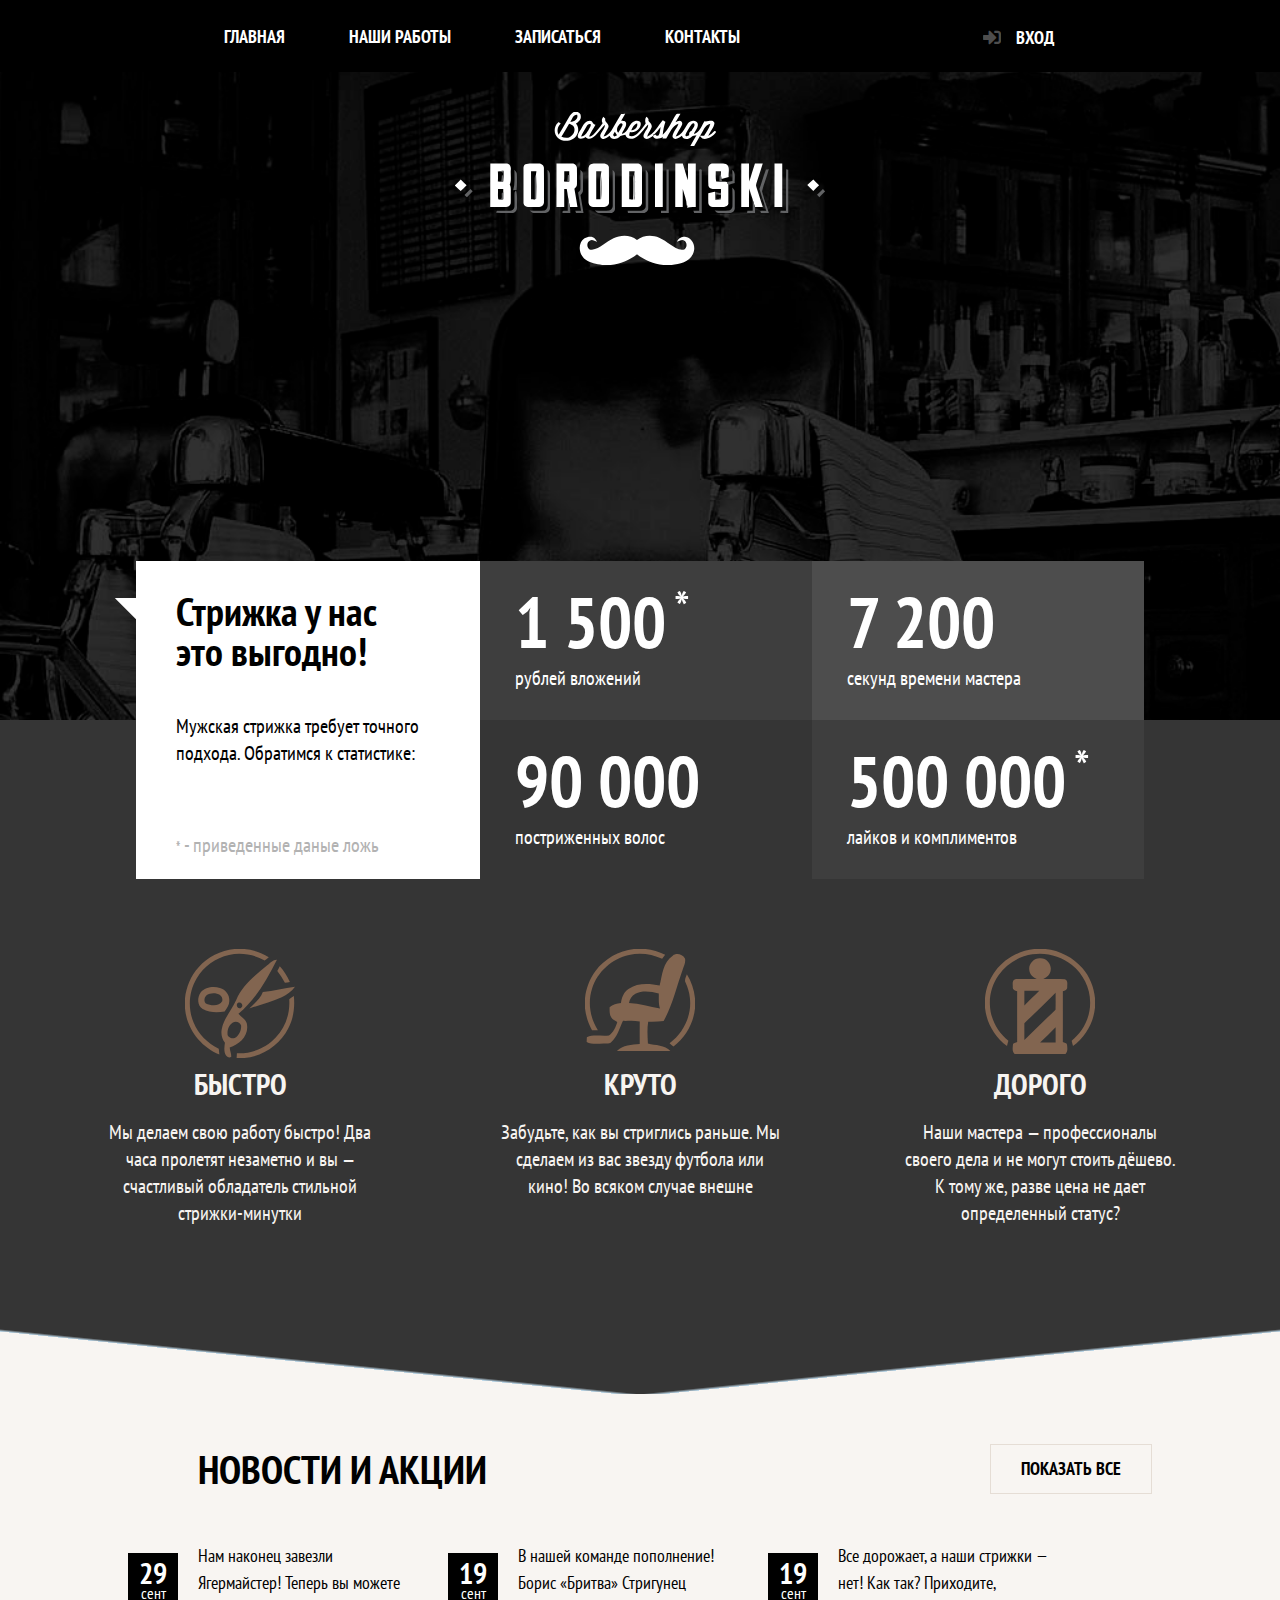
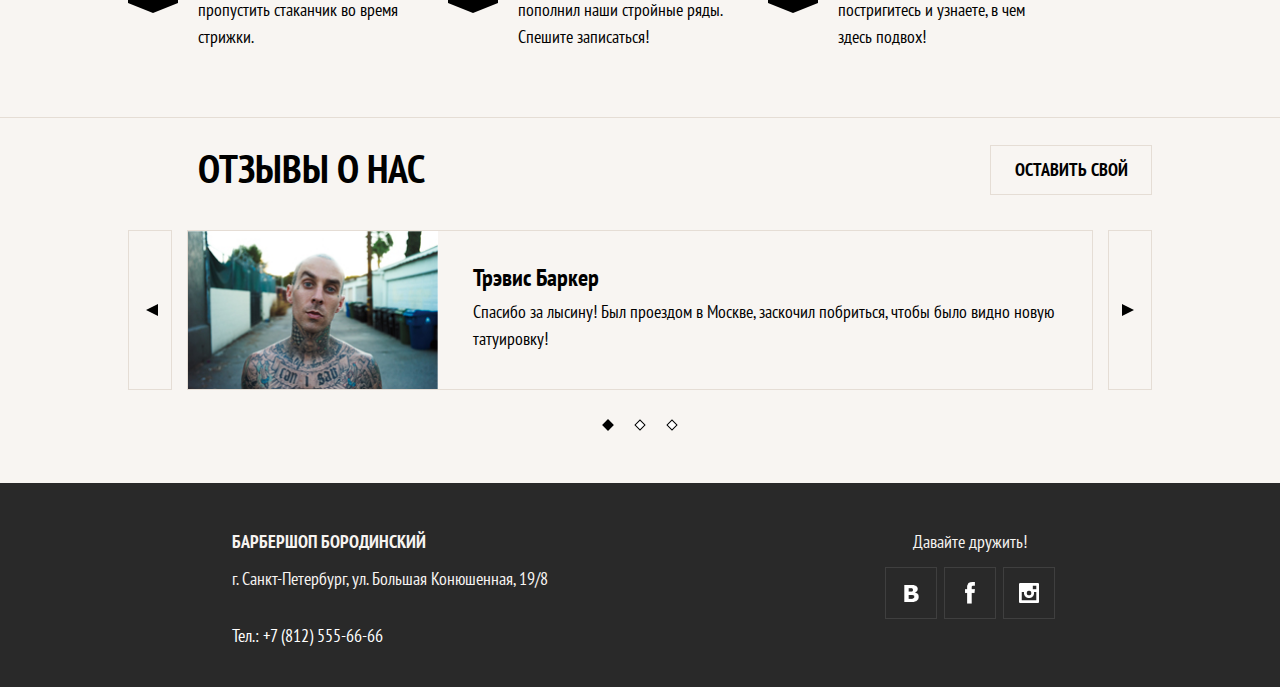
<file: index.html>
<!DOCTYPE html>
<html lang="en">
<head>
	<meta charset="UTF-8">
	<meta name="viewport" content="width=device-width, initial-scale=1.0">
	<meta http-equiv="X-UA-Compatible" content="ie=edge">
	<link href="https://fonts.googleapis.com/css?family=PT+Sans+Narrow:400,700&amp;subset=cyrillic" rel="stylesheet">
	<link href="https://use.fontawesome.com/releases/v5.0.4/css/all.css" rel="stylesheet">
	<link rel="stylesheet" type="text/css" href="css/main.css">
	<title>Barbershop</title>
</head>
<body>
<header class="page-header">
	<div class="page-header__logo"> 
		<picture>
			<source media="(min-width: 1200px)" srcset="images/logotype-desktop.svg">
			<source media="(min-width: 768px)" srcset="images/logotype-tablet.svg">
			<img src="images/logotype-mobile.svg" width="370" height="153" alt="Barbershop">
		</picture>       
	</div>
		
	<nav class="main-nav main-nav--closed">
		<button class="main-nav__toggle" type="button">Открыть меню</button>        
		<div class="main-nav__wrapper">
			<ul class="main-nav__list">
				<li class="main-nav__item  main-nav__item--active"><a href="index.html">Главная</a></li>
				<li class="main-nav__item"><a href="works.html">Наши работы</a></li>
				<li class="main-nav__item"><a href="form.html">Записаться</a></li>
				<li class="main-nav__item"><a href="">Контакты</a></li>
			</ul>
			<ul class="main-nav__user-list">
				<li class="main-nav__user-item">
					<a class="main-nav__user-login" title="Войти" href="">
						<i class="fas fa-sign-in-alt log-icon"></i>
						Вход
					</a>
				</li>
			</ul>
		</div>
	</nav>
</header>
<div class="stats__wrapper">
	<div class="stats">
		<header class="stats__header">
			<b class="stats__slogan">Стрижка у нас<br> это выгодно!</b>
			<p class="stats__intro">Мужская стрижка требует точного подхода. Обратимся к статистике:</p>
			<small class="stats__legend  stats__legend--top"><sup>*</sup> - приведенные даные ложь</small>
		</header>
		<table class="stats__list">
			<tr>
				<td class="stats__value">1 500<sup>*</sup></td>
				<td class="stats__field">рублей<br> вложений</td>
			</tr>
			<tr>
				<td class="stats__value">7 200</td>
				<td class="stats__field">секунд<br> времени мастера</td>
			</tr>
			<tr>
				<td class="stats__value">90 000</td>
				<td class="stats__field">постриженных<br> волос</td>
			</tr>
			<tr>
				<td class="stats__value">500 000<sup>*</sup></td>
				<td class="stats__field">лайков и<br> комплиментов</td>
			</tr>
		</table>
			
		<small class="stats__legend  stats__legend--bottom"><sup>*</sup> - приведенные даные ложь</small>
	</div>
</div>


<div class="excellences  slider">
	<div class="excellences__wrapper">
		<input class="slider__input" type="radio" name="excellences" id="excellences-input-1" checked>
		<input class="slider__input" type="radio" name="excellences" id="excellences-input-2">
		<input class="slider__input" type="radio" name="excellences" id="excellences-input-3">
		
		<div class="excellences__item  excellences__item--fast">
			<h3 class="excellences__item-title">Быстро</h3>
			<p>Мы делаем свою работу быстро! Два часа пролетят незаметно и вы &mdash; счастливый обладатель стильной стрижки-минутки</p>
		</div>
		<div class="excellences__item  excellences__item--cool">
			<h3 class="excellences__item-title">Круто</h3>
			<p>Забудьте, как вы стриглись раньше. Мы сделаем из вас звезду футбола или кино! Во всяком случае внешне </p>
		</div>
		<div class="excellences__item  excellences__item--expensive">
			<h3 class="excellences__item-title">Дорого</h3>
			<p>Наши мастера &mdash; профессионалы своего дела и не могут стоить дёшево. К тому же, разве цена не дает  определенный статус?</p>
		</div>
		
		<div class="excellences__toggle">
			<label class="slider__toggle" for="excellences-input-1"></label>
			<label class="slider__toggle" for="excellences-input-2"></label>
			<label class="slider__toggle" for="excellences-input-3"></label>
		</div>
	</div>
</div>

<div class="news">
	<div class="news__wrapper">
	<h2 class="news__title">Новости и акции</h2>
	
	<ul class="news__list">
		<li class="news__item">
			<time class="news__date" datetime="2016-09-29"><b>29</b> сент</time>
			<p>Нам наконец завезли Ягермайстер! Теперь вы можете пропустить стаканчик во время стрижки.</p>
		</li>
		<li class="news__item">
			<time class="news__date" datetime="2016-09-19"><b>19</b> сент</time>
			<p>В нашей команде пополнение! Борис &laquo;Бритва&raquo; Стригунец пополнил наши стройные ряды. Спешите записаться!</p>
		</li>
		<li class="news__item">
			<time class="news__date" datetime="2016-09-9"><b>19</b> сент</time>
			<p>Все дорожает, а наши стрижки &mdash; нет! Как так? Приходите, постригитесь и узнаете, в чем здесь подвох!</p>
		</li>
	</ul>
	
	<a class="news__all  btn" href="">Показать все</a>
	</div>
</div>

<div class="reviews">
	<div class="reviews__wrapper">
		<h2 class="reviews__title">Отзывы о нас</h2>
		<a class="reviews__write  btn" href="">Оставить свой</a>
		<div class="review__slider">
			
			<button class="reviews__btn reviews__btn--left" type="button">Предыдущий отзыв</button>
			<input class="slider__input" type="radio" name="reviews" id="reviews-input-1" checked>
			<input class="slider__input" type="radio" name="reviews" id="reviews-input-2">
			<input class="slider__input" type="radio" name="reviews" id="reviews-input-3">
			<div class="reviews__items">
				<div class="reviews__item  reviews__item--first">
					<div class="reviews__author-foto">
						<picture>
							<source media="(min-width: 1200px)" srcset="images/t_barker-desktop.jpg">
							<source media="(min-width: 768px)" srcset="images/t_barker-tablet.jpg">
							<img src="images/t_barker-mobile.jpg" width="50" height="50" alt="Фото Трэвиса Баркера">
						</picture>                    
					</div>
					<cite class="reviews__author-name">Трэвис Баркер</cite>
					<p>Спасибо за лысину! Был проездом в Москве, заскочил побриться, чтобы было видно новую татуировку!</p>
				</div>
				<div class="reviews__item  reviews__item--second">
					<div class="reviews__author-foto">
						<picture>
							<source media="(min-width: 1200px)" srcset="images/t_barker-desktop.jpg">
							<source media="(min-width: 768px)" srcset="images/t_barker-tablet.jpg">
							<img src="images/t_barker-mobile.jpg" width="50" height="50" alt="Фото Трэвиса Баркера">
						</picture>                    
					</div>
					<cite class="reviews__author-name">Трэвис Баркер</cite>
					<p>Большое спасибо за лысину! Был проездом в Москве, заскочил побриться, чтобы было видно новую татуировку!</p>
				</div>
				<div class="reviews__item  reviews__item--third">
					<div class="reviews__author-foto">
						<picture>
							<source media="(min-width: 1200px)" srcset="images/t_barker-desktop.jpg">
							<source media="(min-width: 768px)" srcset="images/t_barker-tablet.jpg">
							<img src="images/t_barker-mobile.jpg" width="50" height="50" alt="Фото Трэвиса Баркера">
						</picture>                    
					</div>
					<cite class="reviews__author-name">Трэвис Баркер</cite>
					<p>Огромное мсасибо за лысину! Был проездом в Москве, заскочил побриться, чтобы было видно новую татуировку!</p>
				</div>
			</div>
			<button class="reviews__btn reviews__btn--right" type="button">Следующий отзыв</button>
			<div class="reviews__toggle">
				<label class="slider__toggle" for="reviews-input-1"></label>
				<label class="slider__toggle" for="reviews-input-2"></label>
				<label class="slider__toggle" for="reviews-input-3"></label>
			</div>
		</div>
	</div>
</div>    
				
<footer class="page-footer">
	<div class="page-footer__wrapper">
		<p class="page-footer__contacts">
			<b>Барбершоп Бородинский</b><br> г. Санкт-Петербург, ул. Большая Конюшенная, 19/8<br>
			<a class="btn" href="tel:+78125556666"><span class="page-footer__contacts-hidden">Тел.: </span>+7 (812) 555-66-66</a>
		</p>
			
		<p class="page-footer__social">
			<span class="social-links">
				<span class="social-links__friend">Давайте дружить!</span>
				<a class="social-link  social-link--vk" href="">Мы в Вконтакте</a>
				<a class="social-link  social-link--fb" href="">Мы в Фейсбуке</a>
				<a class="social-link  social-link--in" href="">Мы в Инстаграмме</a>
			</span>
		</p>
	</div>
</footer> 
<script src="js/script.js"></script>
</body>
</html>
</file>
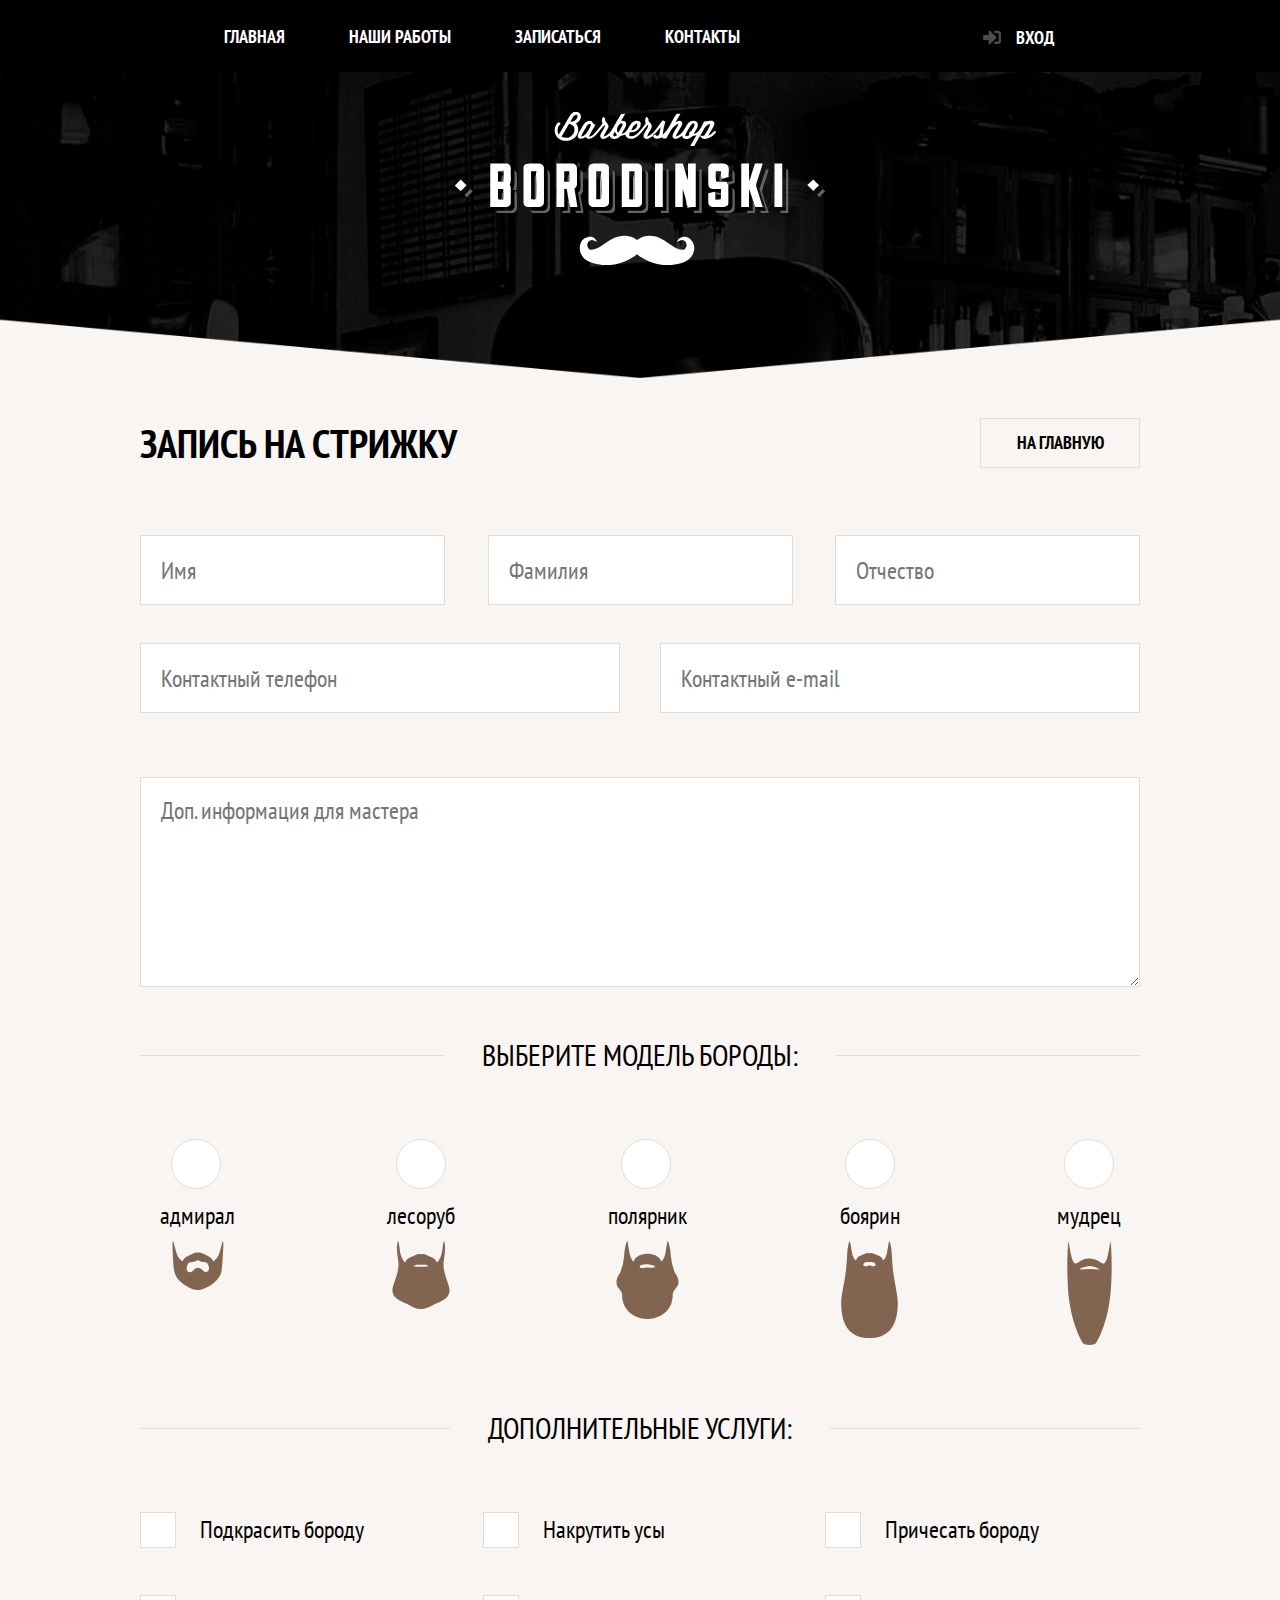
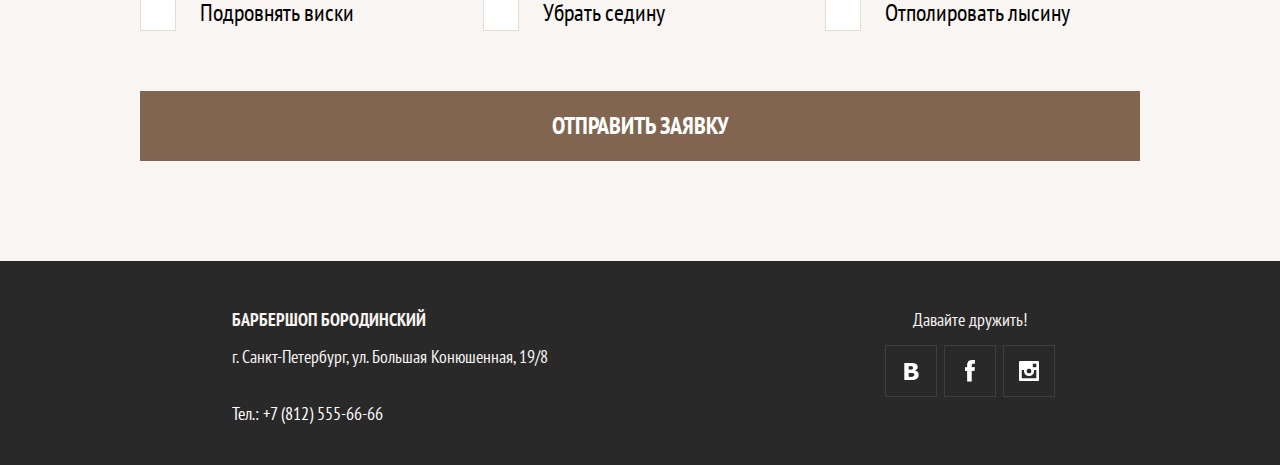
<file: form.html>
<!DOCTYPE html>
<html lang="en">
<head>
	<meta charset="UTF-8">
	<meta name="viewport" content="width=device-width, initial-scale=1.0">
	<meta http-equiv="X-UA-Compatible" content="ie=edge">
	<link href="https://fonts.googleapis.com/css?family=PT+Sans+Narrow:400,700&amp;subset=cyrillic" rel="stylesheet">
	<link href="https://use.fontawesome.com/releases/v5.0.4/css/all.css" rel="stylesheet">
	<link rel="stylesheet" type="text/css" href="css/main.css">
	<link rel="stylesheet" type="text/css" href="css/form.css">
	<title>Barbershop</title>
</head>
<body>
<header class="page-header">
	<div class="page-header__logo"> 
		<picture>
			<source media="(min-width: 1200px)" srcset="images/logotype-desktop.svg">
			<source media="(min-width: 768px)" srcset="images/logotype-tablet.svg">
			<img src="images/logotype-mobile.svg" width="370" height="153" alt="Barbershop">
		</picture>       
	</div>
		
	<nav class="main-nav main-nav--closed">
		<button class="main-nav__toggle" type="button">Открыть меню</button>        
		<div class="main-nav__wrapper">
			<ul class="main-nav__list">
				<li class="main-nav__item"><a href="index.html">Главная</a></li>
				<li class="main-nav__item"><a href="works.html">Наши работы</a></li>
				<li class="main-nav__item main-nav__item--active"><a href="form.html">Записаться</a></li>
				<li class="main-nav__item"><a href="">Контакты</a></li>
			</ul>
			<ul class="main-nav__user-list">
				<li class="main-nav__user-item">
					<a class="main-nav__user-login" title="Войти" href="">
						<i class="fas fa-sign-in-alt log-icon"></i>
						Вход
					</a>
				</li>
			</ul>
		</div>
	</nav>
</header>
<div class="booking">
	<header class="booking__header">
		<h1 class="booking__heading">Запись на стрижку</h1>
		<a class="btn btn--home" href="index.html">На главную</a>
	</header>
	<form class="booking-haircut" action="" method="post">
		<div class="booking-haircut__contacts">
			<div class="booking-haircut__name">
				<input class="booking-haircut__field  booking-haircut__field--name" type="text" name="name" placeholder="Имя">
				<input class="booking-haircut__field  booking-haircut__field--name" type="text" name="surname" placeholder="Фамилия">
				<input class="booking-haircut__field  booking-haircut__field--name" type="text" name="patronymic" placeholder="Отчество">
			</div>
			<div class="booking-haircut__coms">
				<input class="booking-haircut__field  booking-haircut__field--coms" type="tel" name="tel" placeholder="Контактный телефон">
				<input class="booking-haircut__field  booking-haircut__field--coms" type="email" name="email" placeholder="Контактный e-mail">
			</div>
			<div class="booking-haircut__info">
				<textarea class="booking-haircut__field  booking-haircut__field--info" name="info-for-master" placeholder="Доп. информация для мастера" rows="5"></textarea>
			</div>
		</div>
		<div class="booking-haircut__beard-model">
			<div class="booking-haircut__title">
				<h2>Выберите модель бороды:</h2>
			</div>
			<ul class="booking-haircut__list  booking-haircut__list--model">
				<li>
					<input class="booking-haircut__field  booking-haircut__field--model checked" type="radio" name="model" id="admiral">
					<label class="booking-haircut__label  booking-haircut__label--model" for="admiral">адмирал</label>
					<img src="images/beard-1.svg" width="52" height="49" alt="Модель «Адмирал»">
				</li>
				<li>
					<input class="booking-haircut__field  booking-haircut__field--model" type="radio" name="model" id="lumberjack">
					<label class="booking-haircut__label  booking-haircut__label--model" for="lumberjack">лесоруб</label>
					<img src="images/beard-2.svg" width="58" height="68" alt="Модель «Лесоруб»">
				</li>
				<li>
					<input class="booking-haircut__field  booking-haircut__field--model" type="radio" name="model" id="polar-explorer">
					<label class="booking-haircut__label  booking-haircut__label--model" for="polar-explorer">полярник</label>
					<img src="images/beard-3.svg" width="63" height="78" alt="Модель «Полярник»">
				</li>
				<li>
					<input class="booking-haircut__field  booking-haircut__field--model" type="radio" name="model" id="boyar">
					<label class="booking-haircut__label  booking-haircut__label--model" for="boyar">боярин</label>
					<img src="images/beard-4.svg" width="57" height="97" alt="Модель «Боярин»">
				</li>
				<li>
					<input class="booking-haircut__field  booking-haircut__field--model" type="radio" name="model" id="sage">
					<label class="booking-haircut__label  booking-haircut__label--model" for="sage">мудрец</label>
					<img src="images/beard-5.svg" width="45" height="104" alt="Модель «Мудрец»">
				</li>
			</ul>
		</div>
		<div class="booking-haircut__additional-service">
			<div class="booking-haircut__title  booking-haircut__title--additional-service">
				<h2>Дополнительные услуги:</h2>
			</div>
			<ul class="booking-haircut__list  booking-haircut__list--additional">
				<li>
					<input class="booking-haircut__field  booking-haircut__field--additional checked" type="checkbox" name="service-dye-beard" id="dye-beard">
					<label class="booking-haircut__label  booking-haircut__label--additional" for="dye-beard">Подкрасить бороду</label>
				</li>
				<li>
					<input class="booking-haircut__field  booking-haircut__field--additional" type="checkbox" name="service-twirl-mustache" id="twirl-mustache">
					<label class="booking-haircut__label  booking-haircut__label--additional" for="twirl-mustache">Накрутить усы</label>
				</li>
				<li>
					<input class="booking-haircut__field  booking-haircut__field--additional" type="checkbox" name="service-comb-beard" id="comb-beard">
					<label class="booking-haircut__label  booking-haircut__label--additional" for="comb-beard">Причесать бороду</label>
				</li>
				<li>
					<input class="booking-haircut__field  booking-haircut__field--additional" type="checkbox" name="service-trim-temple" id="trim-temple">
					<label class="booking-haircut__label  booking-haircut__label--additional" for="trim-temple">Подровнять виски</label>
				</li>
				<li>
					<input class="booking-haircut__field  booking-haircut__field--additional" type="checkbox" name="service-remove-gray" id="remove-gray">
					<label class="booking-haircut__label  booking-haircut__label--additional" for="remove-gray">Убрать седину</label>
				</li>
				<li>
					<input class="booking-haircut__field  booking-haircut__field--additional" type="checkbox" name="service-calvity" id="polish-calvity">
					<label class="booking-haircut__label  booking-haircut__label--additional" for="polish-calvity">Отполировать лысину</label>
				</li>
			</ul>
		</div>
		<button class="btn booking-haircut__btn" type="submit">Отправить заявку</button>
	</form>
</div>				
<footer class="page-footer">
	<div class="page-footer__wrapper">
		<p class="page-footer__contacts">
			<b>Барбершоп Бородинский</b><br> г. Санкт-Петербург, ул. Большая Конюшенная, 19/8<br>
			<a class="btn" href="tel:+78125556666"><span class="page-footer__contacts-hidden">Тел.: </span>+7 (812) 555-66-66</a>
		</p>
			
		<p class="page-footer__social">
			<span class="social-links">
				<span class="social-links__friend">Давайте дружить!</span>
				<a class="social-link  social-link--vk" href="">Мы в Вконтакте</a>
				<a class="social-link  social-link--fb" href="">Мы в Фейсбуке</a>
				<a class="social-link  social-link--in" href="">Мы в Инстаграмме</a>
			</span>
		</p>
	</div>
</footer> 
<script src="js/script.js"></script>
</body>
</html>
</file>
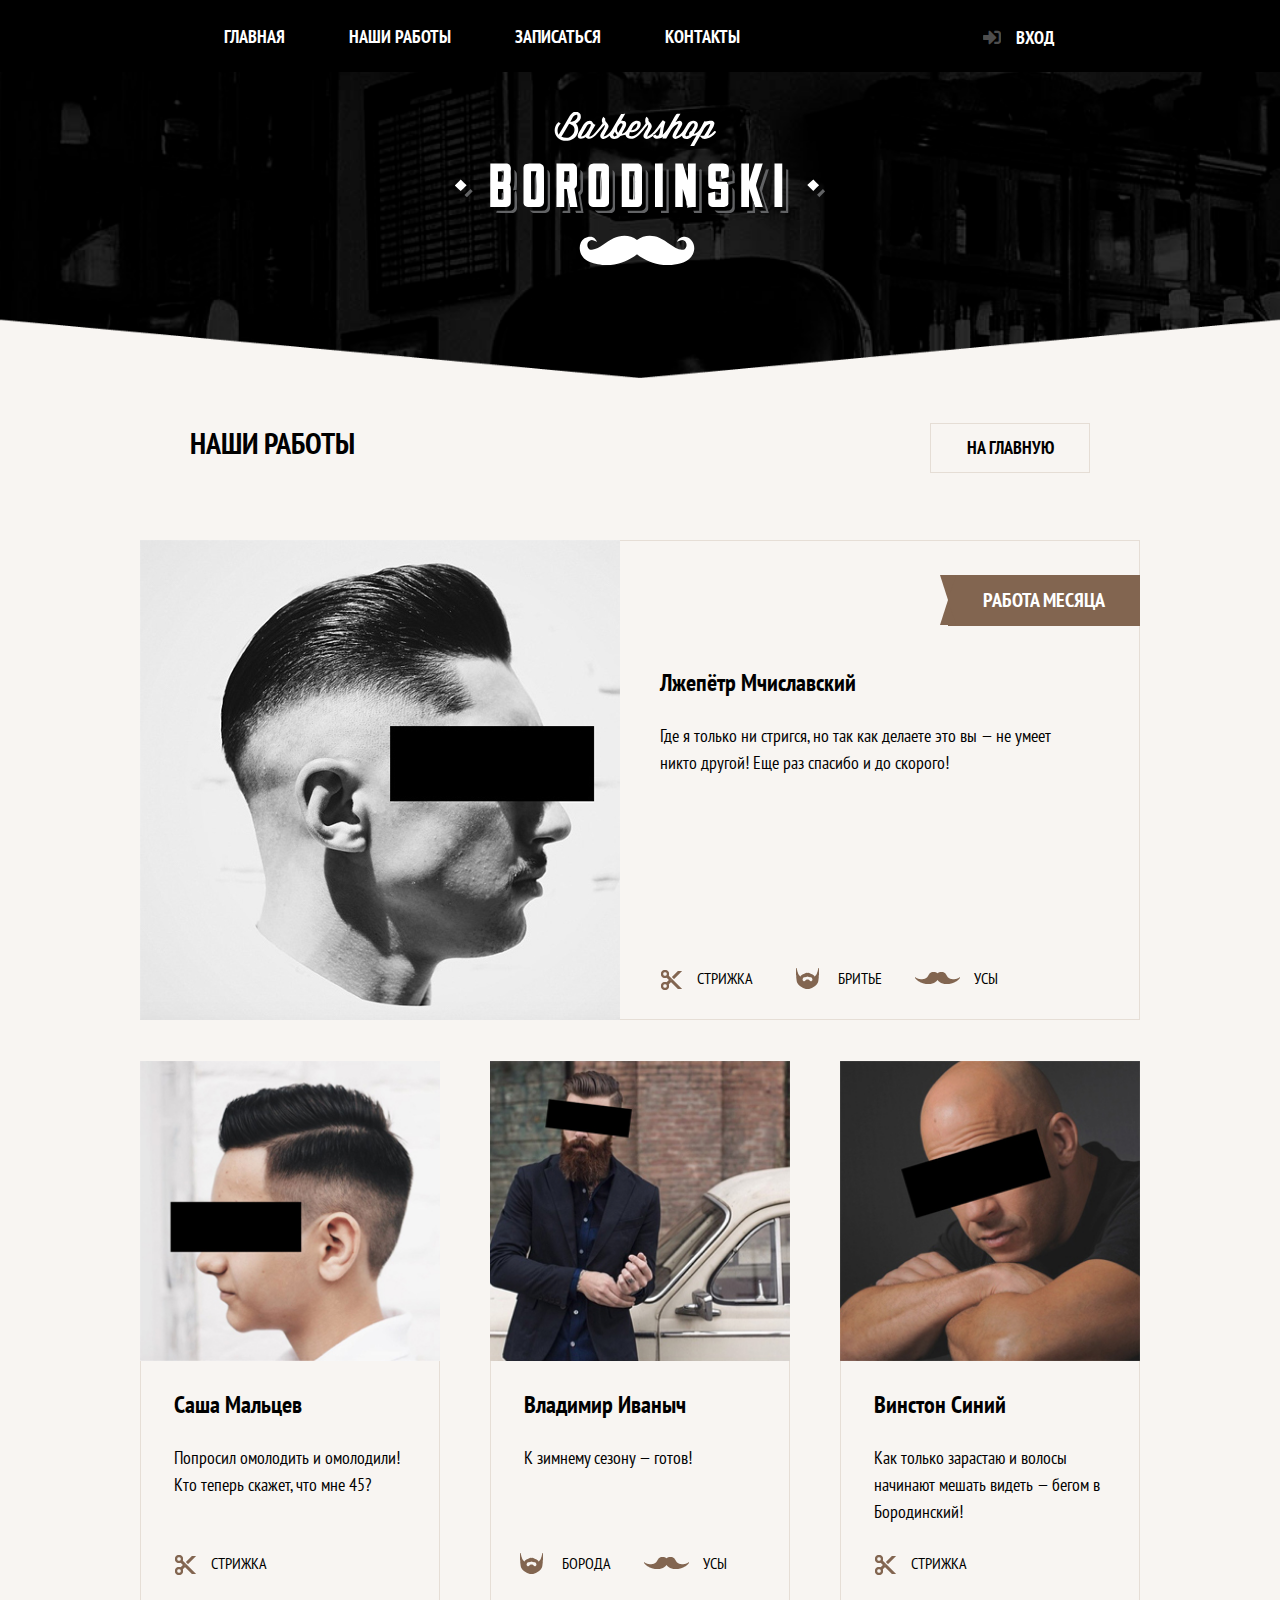
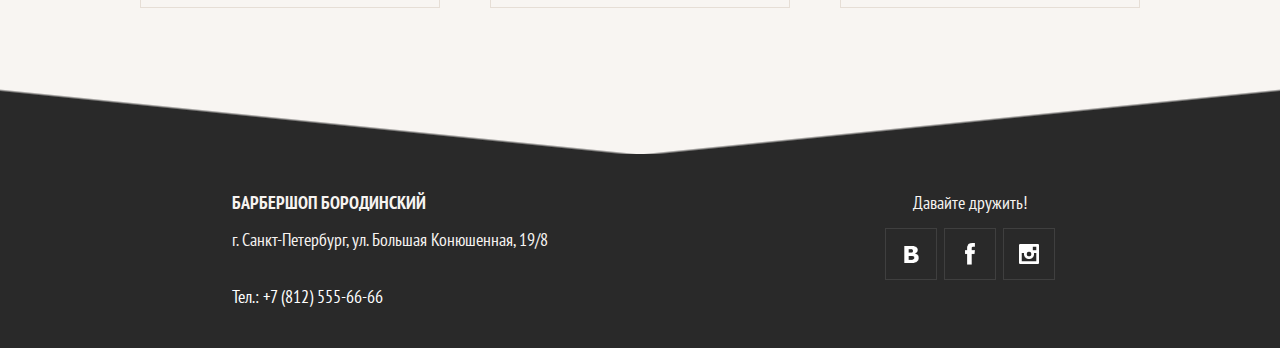
<file: works.html>
<!DOCTYPE html>
<html lang="en">
<head>
	<meta charset="UTF-8">
	<meta name="viewport" content="width=device-width, initial-scale=1.0">
	<meta http-equiv="X-UA-Compatible" content="ie=edge">
	<link href="https://fonts.googleapis.com/css?family=PT+Sans+Narrow:400,700&amp;subset=cyrillic" rel="stylesheet">
	<link href="https://use.fontawesome.com/releases/v5.0.4/css/all.css" rel="stylesheet">
  <link rel="stylesheet" type="text/css" href="css/main.css">
  <link rel="stylesheet" type="text/css" href="css/works.css">
	<title>Barbershop</title>
</head>
<body>
<header class="page-header">
	<div class="page-header__logo"> 
		<picture>
			<source media="(min-width: 1200px)" srcset="images/logotype-desktop.svg">
			<source media="(min-width: 768px)" srcset="images/logotype-tablet.svg">
			<img src="images/logotype-mobile.svg" width="370" height="153" alt="Barbershop">
		</picture>       
	</div>
		
	<nav class="main-nav main-nav--closed">
		<button class="main-nav__toggle" type="button">Открыть меню</button>        
		<div class="main-nav__wrapper">
			<ul class="main-nav__list">
				<li class="main-nav__item"><a href="index.html">Главная</a></li>
				<li class="main-nav__item main-nav__item--active"><a href="">Наши работы</a></li>
				<li class="main-nav__item"><a href="form.html">Записаться</a></li>
				<li class="main-nav__item"><a href="">Контакты</a></li>
			</ul>
			<ul class="main-nav__user-list">
				<li class="main-nav__user-item">
					<a class="main-nav__user-login" title="Войти" href="">
						<i class="fas fa-sign-in-alt log-icon"></i>
						Вход
					</a>
				</li>
			</ul>
		</div>
	</nav>
</header>

<div class="worksline">
  <div class="works__container">
    <header class="works__header">
      <h2 class="works__heading">Наши работы</h2>
      <a href="index.html" class="btn btn--home">На главную</a>
    </header>    
    <figure class="works__figure works__figure--best-of-month">
      <picture>
        <source media="(max-width: 320px)" srcset="images/works-photo1-m.jpg">
        <source media="(max-width: 768px)" srcset="images/works-photo1-t.jpg">
        <img src="images/works-photo1-d.jpg" alt="Photo1" class="works__photo works__photo--best-of-month">
        <span class="works__tag">Работа месяца</span>
      </picture>
      <figcaption class="works__content works__content--best-of-month">
        
        <b class="works__name">Лжепётр Мчиславский</b>
        <blockquote class="works__review">Где я только ни стригся, но так как делаете это вы — не умеет никто другой! Еще раз спасибо и до скорого!</blockquote>
        <ul class="works__list">
          <li class="works__item works__item--scissors">Стрижка</li>
          <li class="works__item works__item--beard">Бритье</li>
          <li class="works__item works__item--mustache">Усы</li>
        </ul>
      </figcaption>
    </figure>
    <figure class="works__figure">
      <picture>
        <source media="(max-width: 320px)" srcset="images/works-photo2-m.jpg">
        <source media="(max-width: 768px)" srcset="images/works-photo2-t.jpg">
        <img src="images/works-photo2-d.jpg" alt="photo2" class="works__photo">
      </picture>
      <figcaption class="works__content">
        <b class="works__name">Саша Мальцев</b>
        <blockquote class="works__review">Попросил омолодить и омолодили! Кто теперь скажет, что мне 45?</blockquote>
        <ul class="works__list">
          <li class="works__item works__item--scissors">Стрижка</li>
        </ul>
      </figcaption>
    </figure>
    <figure class="works__figure">
      <picture>
        <source media="(max-width: 320px)" srcset="images/works-photo3-m.jpg">
        <source media="(max-width: 768px)" srcset="images/works-photo3-t.jpg">
        <img src="images/works-photo3-d.jpg" alt="photo3" class="works__photo">
      </picture>
      <figcaption class="works__content">
        <b class="works__name">Владимир Иваныч</b>
        <blockquote class="works__review">К зимнему сезону — готов!</blockquote>
        <ul class="works__list">
          <li class="works__item works__item--beard">Борода</li>
          <li class="works__item works__item--mustache">Усы</li>
        </ul>
      </figcaption>
    </figure>
    <figure class="works__figure">
      <picture>
        <source media="(max-width: 320px)" srcset="images/works-photo4-m.jpg">
        <source media="(max-width: 768px)" srcset="images/works-photo4-t.jpg">
        <img src="images/works-photo4-d.jpg" alt="photo4" class="works__photo">
      </picture>
      <figcaption class="works__content">
        <b class="works__name">Винстон Синий</b>
        <blockquote class="works__review">Как только зарастаю и волосы начинают мешать видеть — бегом в Бородинский!</blockquote>
        <ul class="works__list">
          <li class="works__item works__item--scissors">Стрижка</li>
        </ul>
      </figcaption>
    </figure>
  </div>
 </div>
				
<footer class="page-footer">
	<div class="page-footer__wrapper">
		<p class="page-footer__contacts">
			<b>Барбершоп Бородинский</b><br> г. Санкт-Петербург, ул. Большая Конюшенная, 19/8<br>
			<a class="btn" href="tel:+78125556666"><span class="page-footer__contacts-hidden">Тел.: </span>+7 (812) 555-66-66</a>
		</p>
			
		<p class="page-footer__social">
			<span class="social-links">
				<span class="social-links__friend">Давайте дружить!</span>
				<a class="social-link  social-link--vk" href="">Мы в Вконтакте</a>
				<a class="social-link  social-link--fb" href="">Мы в Фейсбуке</a>
				<a class="social-link  social-link--in" href="">Мы в Инстаграмме</a>
			</span>
		</p>
	</div>
</footer> 
<script src="js/script.js"></script>
</body>
</html>
</file>
<file: css/main.css>
body {
	font-size: 18px;
	line-height: 27px;
	margin: 0;
	font-family: "PT Sans Narrow", "Arial", sans-serif;
	color: #f7f4f1;
	font-style: normal;
  background-color: #242424;
  max-width: 1440px;
  margin: 0 auto;
}
@media (min-width: 768px) {
  body{
    background-color: #353535;
  }
}
a {
  background-color: transparent;
  -webkit-text-decoration-skip: objects;
}
a:active, 
a:hover {
  outline-width: 0;
}
.btn {
  display: block;
  width: 158px;
  height: 48px;
  font-family: "PT Sans Narrow", Arial, sans-serif;
  font-size: 18px;
  font-weight: bold;
  line-height: 48px;
  text-align: center;
  text-decoration: none;
  text-transform: uppercase;
  color: #000000;
  background-color: #f8f5f2;
  border: 1px solid #e5ddd5;
  outline: none;
  cursor: pointer;
}
.btn:hover {
  border-color: #d5cabe;
}
.btn:active {
  color: #958c84;
  border-color: #d5cabe;
  background-color: #d5cabe;
}
.btn:disabled {
  cursor: default;
  color: #ffffff;
  border-color: #aeaeae;
  background-color: #aeaeae;
}
sup{
  font-size: 75%;
  line-height: 0;
  position: relative;
  vertical-align: baseline;
}
/* header */
.page-header__logo {
  height: 85px;
  background-attachment: fixed;
	text-align: center;
}
.page-header__logo img {
	width: 230px;
	height: 85px;
	margin: auto;
}
@media (min-width: 768px) {
	.page-header { 
		display: flex;
		flex-direction: column;    
		background-color: #000;
  }
  .page-header__logo { 
    order: 2;
    position: relative;
    height: 400px;
    background-image: url("../images/back-desktop.png");
    background-repeat: no-repeat;
    background-position: center -10px;
  }
  .page-header__logo img {
    width: 370px;
    height: auto;
    margin: 40px auto 0;
  } 
}
@media (min-width: 1200px) {
  .page-header__logo {    
    height: 648px;
    background-position: center -80px;
    background-size: cover;
  }
  .page-header__logo img {
    bottom: 438px;
  }
}

/* navbar */
.main-nav {
  position: relative;
  width: auto;
  min-height: 51px;
	background-color: #826550;
}
.main-nav__toggle {
  position: absolute;
  top: 0;
  right: 0;
  z-index: 2;
  display: block;
  width: 70px;
  height: 50px;
  font-size: 0;
  background-color: #6a4d38;
  cursor: pointer;
  border: none;
}
.main-nav__toggle:hover,
.main-nav__toggle:active {
    background-color: #624530;
}
.main-nav--closed .main-nav__toggle::before {
  content: "";
  position: absolute;
  top: 15px;
  left: 17px;
  width: 36px;
  height: 2px;
  background-color: #fff;
  box-shadow: 0 8px 0 0 #fff,
              0 16px 0 0 #fff;
}
.main-nav--closed .main-nav__toggle:active::before {
  background-color: rgba(255,255,255, 0.3);
  box-shadow: 0 8px 0 0 rgba(255,255,255, 0.3),
              0 16px 0 0 rgba(255,255,255, 0.3);
}
.main-nav--opened .main-nav__toggle {
  top: 0;
  right: auto;
  left: 0;
}
.main-nav--opened .main-nav__toggle::before,
.main-nav--opened .main-nav__toggle::after {
  content: "";
  position: absolute;
  top: 24px;
  left: 18px;
  width: 36px;
  height: 2px;
  background-color: #fff;
}
.main-nav--opened .main-nav__toggle::before {
  transform: rotate(45deg);
  box-shadow: none;
}
.main-nav--opened .main-nav__toggle::after {
  transform: rotate(-45deg);    
}
.main-nav--opened .main-nav__toggle:active::before,
.main-nav--opened .main-nav__toggle:active::after {
  background-color: rgba(255,255,255, 0.3);
}
.main-nav__list,
.main-nav__user-list {
  margin: 0;
  padding: 0;
  list-style: none;
}
.main-nav__list {
  font-weight: bold;
}
.main-nav__item a {
  display: block;
  padding: 12px 21px 13px;
  font-size: 18px;
  line-height: 24px;
  color: #fff;
  text-transform: uppercase;
  text-decoration: none;
  background-color: #826550;
  border-top: 1px solid #886e5b;
  border-bottom: 1px solid #71543f;
}
.main-nav__item a[href]:hover {
  background-color: #755a46;
  border-top-color: #755a46;
}
.main-nav__item a[href]:active {
  color: rgba(255, 255, 255, 0.3);
  background-color: #6a4d38;
  border-top-color: #6a4d38;
}
.main-nav__user-login {
  position: relative;
  display: block;
  padding: 17px 21px;
  padding-left: 20px;
  line-height: 18px;
	color: #fff;
	font-weight: bold;
	text-decoration: none;
  background-color: #83654f;
  text-transform: uppercase;
}
.log-icon{
	padding-right: 3%;
}
@media (max-width: 767px) {
	.main-nav--closed .main-nav__item {
		display: none;
	}
	.main-nav--closed .main-nav__user-list {
		display: none;
	}
	.main-nav--closed .main-nav__item--active {
		display: block;
	}
	.main-nav--closed .main-nav__item--active a {
		padding-right: 70px;
		padding-left: 70px;
		text-align: center;
	}
	.main-nav--opened .main-nav__wrapper {
		position: absolute;
		top: 0;
		right: 0;
		left: 70px;
		z-index: 10;
		background-color: #6a4d38;
	}
	.main-nav--opened .main-nav__wrapper::before{
		content: "";
		position: absolute;
		width: 7px;
		z-index: 2;
		height: 100%;
		box-shadow: inset 4px 0 7px -2px rgba(0,0,0,0.4);
	}
}
@media (min-width: 768px) {
  .main-nav {
    /* width: auto;
    min-height: 70px;
    margin: 0; */
    background-color: black;
  }
  .main-nav__wrapper {
    display: flex;
    justify-content: space-between;
    width: 70%;
    max-width: 1200px;
    margin: 0 auto;
  }
  .main-nav__toggle {
    display: none;
  }
  .main-nav__list {
    display: flex;    
    flex-wrap: wrap;
    /* flex-grow: 1; */
  }
  .main-nav__user-list {
    width: 30px;
  }
  .main-nav__item {
    margin-right: 32px;
  }
  .main-nav__item:last-child {
    margin-right: 0;
  }
  .main-nav__item--active {
    position: relative;
  }
  .main-nav__item--active::after {
    content: "";
    position: absolute;
    right: 0;
    bottom: -3px;
    left: 0;
    height: 3px;
    background: #826550;
  }
  .main-nav__item a {
    padding: 0;
    padding-top: 25px;
    padding-bottom: 23px;
    background: none;
    border: none;
  }
  .main-nav__item a[href]:hover {
    color: #826550;
    background-color: black;
  }
  .main-nav__item a[href]:active {
    color: white;
    background-color: black;
    opacity: 0.3;
  }
  .main-nav__user-login {
    /* width: 60px; */
    height: 70px;
    padding: 0;
    font-size: 0;
    background: none;
  }
  .main-nav__user-login i{
    font-size: 18px;
    padding-top: 28px;
    opacity: 0.3;
  }
}
@media (min-width: 1024px) {
  .main-nav__user-login {
    font-size: 18px;
  }
  .main-nav__user-list {
    width: 75px;
    margin-right: 30px;
  }
  .main-nav__item{
    margin-left: 32px;
  }
  .log-icon {
    padding-right: 15%;
  }
}

/* stat */
.stats__wrapper{
  max-width: 1200px;
  margin: 0 auto;
  background-color: #353535;
}
.stats__header {
  padding-top: 27px;
  padding-right: 38px;
  padding-bottom: 26px;
  padding-left: 38px;
  color: black;
  background-color: white;
}
.stats__slogan {
  display: block;
  margin-bottom: 16px;
  font-weight: bold;
  font-size: 30px;
  line-height: 30px;
  text-align: center;
  text-transform: uppercase;
}
.stats__intro {
  margin: 0;
  font-size: 20px;
  line-height: 27px;
  text-align: center;
}
.stats__legend {
  display: block;
  font-size: 20px;
  line-height: 18px;
}
.stats__legend--bottom {
  padding-top: 20px;
  padding-bottom: 14px;
	text-align: center;
	opacity: 0.3;
	color: #ffffff;
  background-color: #242424;
}
.stats__legend--top {
  display: none;
}
.stats__list {
  width: 100%;
  border-collapse: collapse;
}
.stats__list tr,
.stats__list tr:nth-child(4) {
  color: white;
  background-color: #3e3e3e;
}
.stats__list tr:nth-child(2) {
  background-color: #4d4d4d;
}
.stats__list tr:nth-child(3) {
  background-color: #353535;
}
.stats__value,
.stats__field {
  width: 50%;
  padding: 20px;
  padding-bottom: 19px;
}
.stats__value {
  padding-right: 0;
  font-size: 40px;
  line-height: 18px;
  font-weight: 700;
}
.stats__value sup {
  top: -0.35em;
  margin-left: 8px;
  font-weight: normal;
}
.stats__field {
  padding-left: 0;
  font-size: 18px;
  line-height: 18px;
  text-align: right;
}

@media (min-width: 768px) {
  .stats {
    width: 84%;
    max-width: 1200px;
    margin: 0 auto;
    position: relative;
    z-index: 1;
    margin-top: -174px;
  }
  .stats__header {
    position: relative;
    display: flex;
    flex-direction: row;
    flex-wrap: wrap;
    padding: 30px 40px 25px;
    /* padding-bottom: 25px; */
  }
  .stats__header:before {
    content: "";
    position: absolute;
    top: 27px;
    left: -15px;
    border: 15px solid transparent;
    border-bottom-color: white;
    transform: rotate(45deg);
  }
  .stats__slogan {
    width: 50%;
    margin-bottom: 20px;
    font-size: 40px;
    line-height: 40px;
    text-align: left;
    text-transform: none;
  }
  .stats__intro {
    width: 37.5%;
    padding: 0;
    padding-left: 30px;
    padding-top: 4px;
    text-align: left;
  }
  .stats__legend--top {
    display: block;
    color: #b2b2b2;
  }
  .stats__legend--bottom {
    display: none;
  }
  .stats__list {
    display: block;
  }
  .stats__list tbody {
    display: flex;
    flex-wrap: wrap;
  }
  .stats__list tr {
    display: block;
    box-sizing: border-box;
    width: 50%;
    padding: 25px 35px;
    padding-bottom: 28px;
  }
  .stats__value,
  .stats__field {
    display: block;
    width: auto;
    padding: 0;
  }
  .stats__value {
    margin-bottom: 7px;
    font-size: 72px;
    line-height: 72px;
  }
  .stats__field {
    font-size: 20px;
    line-height: 27px;
    text-align: left;
  }
  .stats__field br {
    display: none;
  }
}
@media (min-width: 1200px) {
  .stats {
    display: flex;
    margin-top: -159px;
  }
  .stats__header {
    flex-direction: column;
    flex-grow: 1;
    width: 240px;
    padding-left: 40px;
    padding-right: 40px;
  }
  .stats__header::before {
    top: 22px;
  }
  .stats__slogan {
    width: auto;
    margin-bottom: 42px;
  }
  .stats__intro {
    width: auto;
    margin-bottom: 32px;
    padding: 0;
  }
  .stats__legend--top {
    width: auto;
    margin-top: auto;
  }
  .stats__list {
    display: flex;
    flex-grow: 1;
    width: 640px;
  }
}

/* excellences */

.slider__input{ display: none;}

.excellences{
  margin: 0 auto;
  width: auto;
  position: relative;
  height: 350px;
  background-color: #242424;
}
.excellences__wrapper{
  margin: 0 auto;
  width: auto;
  height: 350px;
}
.excellences::after {
  position: absolute;
  bottom: -35px;
  left: 0;
  content: "";
  width: 100%;
  height: 35px;
  background-image: linear-gradient(to top right, transparent 48%, #c3deef 2%, #242424 50%), linear-gradient(to top left, transparent 48%, #c3deef 2%, #242424 50%);
  background-position: top left, top right;
  background-repeat: no-repeat;
  background-size: 50.1% 100%;
}
.excellences__item {
  margin-bottom: 23px;
  padding-top: 125px;
  font-size: 20px;
  line-height: 27px;
  text-align: center;
  background-repeat: no-repeat;
  background-position: center 30px;
  background-size: 115px;
  position: absolute;
  width: 100%;
}

.excellences__item p {
  margin: 0 3%;
}
.excellences__item--fast {
  background-image: url("../images/excellence-fast.svg");
}
.excellences__item--cool {
  background-image: url("../images/excellence-cool.svg");
}
.excellences__item--expensive {
  background-image: url("../images/excellence-exp.svg");
}
.excellences__item-title {
  margin-bottom: 13px;
  font-size: 30px;
  line-height: 30px;
  font-weight: 700;
  text-transform: uppercase;
}
.excellences .excellences__toggle{
  width: 100%;
  bottom: 12%;
  height: 11px;
  position: absolute;
  text-align: center;
  z-index: 99;
  cursor: default;
}
.excellences__toggle .slider__toggle{
  display: inline-block;
	width: 6px;
	height: 6px;
	border: 1px solid #ffffff;
	transform: rotate(45deg);
	margin: 0 10px;
  background-color: rgba(0, 0, 0, 0.6);
  transition: .4s;
}
.excellences__toggle .slider__toggle:hover {
  cursor: pointer;
  background-color: rgba(255, 255, 255, 0.9);
  transition: .25s
}
.excellences__item{z-index: -1;}

#excellences-input-1:checked ~ .excellences__item--fast  ,
#excellences-input-2:checked ~ .excellences__item--cool  ,
#excellences-input-3:checked ~ .excellences__item--expensive
{z-index: 9; animation: scroll 1s ease-in-out;}

#excellences-input-1:checked ~ .excellences__toggle > .slider__toggle:nth-child(1),
#excellences-input-2:checked ~ .excellences__toggle > .slider__toggle:nth-child(2),
#excellences-input-3:checked ~ .excellences__toggle > .slider__toggle:nth-child(3) {
	background-color: #ffffff;
}

@keyframes scroll{
0%{	opacity:.4;}
100%{opacity:1;}
}

@media (min-width: 768px) {
  .excellences{
    /* margin: 0 0; */
    padding-right: 8%;
    padding-left: 13%;
    height: 520px;
    display: block;
    background-color: #353535;
  }
  .excellences__wrapper{
    max-width: 1200px;
    height: 520px;
    display: block;
  }
  .excellences::after{
    height: 43px;
    bottom: -43px;
    background-image: linear-gradient(to top right, transparent 48%, #c3deef 2%, #353535 50%), linear-gradient(to top left, transparent 48%, #c3deef 2%, #353535 50%);
  }
  .excellences__item{
    position: relative;
    z-index: auto;
    background-position: left 30px;
    text-align: left;
    padding-top: 5px;
    margin-top: 30px;
    min-height: 130px;
    background-size: 105px;
  }
  .excellences__item-title{
    margin-left: 130px;
  }
  .excellences__item p {
    margin: 0 0;
    margin-left: 130px;
  }
  .excellences__toggle{
    display: none;
  }
}
@media (min-width: 1200px) {
  .excellences{
    height: 450px;
    padding: 0;
    margin: 0 auto;
  }
  .excellences__wrapper{
    display: flex;
    height: 450px;
    padding: 0;
  }
  .excellences::after {
    height: 65px;
    bottom: -65px;
  }
  .excellences__item{
    background-position: top;
    margin-top: 70px;
    padding-top: 120px;
    background-size: 110px;
  }
  .excellences__item-title {
    margin: 0;
    text-align: center;
  }
  .excellences__item p {
    margin: 0 auto;
    width: 70%;
    padding-top: 20px;
    text-align: center;
  }
}

/* news */
.news {
  border-bottom: 1px solid #e5ddd5;
  color: black;
  background-color: #f8f5f2;
}
.news__wrapper {
  width: 87%;
  margin: 0 auto;
  padding-top: 67px;
  padding-bottom: 28px;
}
.news__title {
  margin: 0;
  padding-bottom: 13px;
  font-size: 30px;
  font-weight: 700;
  text-transform: uppercase;
  text-align: center;
}
.news__list {
  margin: 0;
  padding: 0;
  padding-bottom: 7px;
  list-style: none;
}
.news__item {
  position: relative;
  padding: 0 0 8px 70px;
  margin: 8px 0;
}
.news__item p {
  margin-bottom: 0;
}
.news__item:hover p {
  color: #826550;
  text-decoration: underline;
}
.news__item:hover time {
  background-color: #826550;
}
.news__item:active p {
  color: #6a4d38;
}
.news__item:active time {
  color: rgba(255, 255, 255, 0.3);
  background-color: #6a4d38;
}
.news__item:nth-child(n+3) {
  display: none;
}
.news__date {
  position: absolute;
  left: 0;
  top: 11px;
  padding-top: 5px;
  width: 50px;
  height: 45px;
  font-size: 16px;
  line-height: 30px;
  text-align: center;
  color: white;
  background-color: black;
}
.news__date::after {
  position: absolute;
  display: block;
  content: "";
  top: 50px;
  width: 0;
  height: 0;
  border-bottom: 10px solid transparent;
  border-right: 25px solid transparent;
  border-left: 25px solid transparent;
  border-top: 10px solid black;
}
.news__date b {
  display: block;
  margin-bottom: -10px;
  font-size: 30px;
}
.news__all {
  width: auto;
}
.news__all:hover {
  border: 1px solid #d5c9bd;
}
.news__all:active {
  color: rgba(0, 0, 0, 0.3);
  background-color: #d5c9bd;
}

@media (min-width: 768px) {
  .news__wrapper {
    width: 84%;
    margin: 0 auto;
    max-width: 1200px;
    padding: 0;
    position: relative;
  }
  .news {
    padding-top: 90px;
    padding-bottom: 28px;
  }
  .news__title {
    margin-right: 200px;
    margin-bottom: 40px;
    font-size: 40px;
    line-height: 40px;
    text-align: left;
  }
  .news__list {
    font-size: 0;
  }
  .news__item {
    display: inline-block;
    width: 220px;
    margin: 0;
    padding: 0 30px;
    padding-left: 70px;
    vertical-align: top;
    font-size: 18px;
  }
  .news__item p {
    margin-top: 0;
  }
  .news__all {
    position: absolute;
    top: -5px;
    right: 0;
    width: 160px;
  }  
}
@media (min-width: 1200px) {
  .news__wrapper {
    width: 80%;
    margin: 0 auto;
  }
  .news {
    padding-top: 120px;
    padding-bottom: 60px;
  }
  .news__title {
    margin-left: 70px;
  }
  .news__item:nth-child(n+3) {
    display: inline-block;
  }
}

/* reviews */

.reviews {
  padding-top: 18px;
  padding-bottom: 10px;
  color: black;
  background-color: #f8f5f2;
  width: auto;
  height: 270px;
  position: relative;
}
.reviews__wrapper {
  position: relative;
  width: auto;
  height: 270px;
}
.reviews::after{
  position: absolute;
  bottom: -35px;
  left: 0;
  content: "";
  width: 100%;
  height: 35px;
  background-image: linear-gradient(to top right, transparent 48%, #c3deef 2%, #f8f5f2 50%), linear-gradient(to top left, transparent 48%, #c3deef 2%, #f8f5f2 50%);
  background-position: top left, top right;
  background-repeat: no-repeat;
  background-size: 50.1% 100%;
}
.reviews__title {
  margin-top: 5px;
  margin-bottom: 32px;
  font-size: 30px;
  line-height: 30px;
  font-weight: 700;
  text-transform: uppercase;
  text-align: center;
}
.reviews__write {
  display: none;
}
.reviews__item {
  padding-left: 70px;
  position: absolute;
  margin: 10px 15px;
}
.reviews__item p {
  margin-top: 5px;
}
.reviews__author-foto {
  position: absolute;
  left: 0;
  top: 0;
}
.reviews__author-name {
  font-size: 24px;
  line-height: 24px;
  font-weight: 700;
  font-style: normal;
}
.reviews__btn {
  display: none;
}
.reviews .reviews__toggle{
  width: 100%;
  bottom: 12%;
  height: 0px;
  position: absolute;
  text-align: center;
  z-index: 99;
  cursor: default;
}
.reviews__toggle .slider__toggle{
  display: inline-block;
	width: 6px;
	height: 6px;
	border: 1px solid #000000;
	transform: rotate(45deg);
	margin: 0 10px;
  background-color: rgb(255, 255, 255);
  transition: .4s;
}
.reviews__toggle .slider__toggle:hover {
  cursor: pointer;
  background-color: rgba(255, 255, 255, 0.9);
  transition: .25s
}
.reviews__item{z-index: -1;}

#reviews-input-1:checked ~ .reviews__items > .reviews__item--first  ,
#reviews-input-2:checked ~ .reviews__items > .reviews__item--second  ,
#reviews-input-3:checked ~ .reviews__items > .reviews__item--third
{z-index: 9; animation: scroll 1s ease-in-out;}

#reviews-input-1:checked ~ .reviews__toggle > .slider__toggle:nth-child(1),
#reviews-input-2:checked ~ .reviews__toggle > .slider__toggle:nth-child(2),
#reviews-input-3:checked ~ .reviews__toggle > .slider__toggle:nth-child(3) {
	background-color: #000000;
}
@media (min-width: 768px) {
  .reviews{
    height: 320px;
    padding-top: 35px;
  }
  .reviews__wrapper{
    width: 84%;
    margin: 0 auto;
    max-width: 1200px;
    height: 320px;
  }
  .reviews::after {
    display: none;
  }
  .reviews__title {
    margin-top: 0;
    margin-bottom: 47px;
    font-size: 40px;
    line-height: 30px;
    text-align: left;
  }
  .review__slider{
    display: flex;
    height: 160px;
  }
  .reviews__write {
    position: absolute;
    display: block;
    top: -8px;
    right: 0;
    width: 160px;
  }
  .reviews__write:hover {
    border: 1px solid #d5c9bd;
  }
  .reviews__write:active {
    color: rgba(0, 0, 0, 0.3);
    background-color: #d5c9bd;
  }
  .reviews__item{
    margin: 0;
    margin-right: 45px;
    padding: 35px 20px 20px;
    padding-left: 140px;
  }
  .reviews__items{
    width: 100%;
    border-top: 1px solid #e5ddd5;
    border-bottom: 1px solid #e5ddd5;
  }
  .reviews__author-foto img {
    width: 80px;
    height: 80px;
    border: none;
    padding: 35px 0 30px 20px;
  }
  .reviews__btn {
    display: block;
    box-sizing: content-box;
    width: 48px;
    font-size: 0;
    border: 1px solid #e5ddd5;
    background-color: transparent;
    cursor: pointer;
    outline: none;
    padding: 0;
    position: relative;
  }
  .reviews__btn:after {
    content: '';
    position: absolute;
    top: 50%;
    border: 6px solid transparent;
  }
  .reviews__btn--left:after {
    border-right: 12px solid #000000;
    margin-top: -6px;
    left: 11px;
  }
  .reviews__btn--right:after {
    border-left: 12px solid #000000;
    margin-top: -6px;
    right: 11px;
  }
  .reviews .reviews__toggle{
    bottom: 20%;
  }
}
@media (min-width: 1200px) {
  .reviews__wrapper {
    width: 80%;
    margin: 0 auto;
  }
  .reviews__items{
    margin: 0px 15px;
    border: 1px solid #e5ddd5;
  }
  .reviews__item{
    padding-left: 285px;
  }
  .reviews__title {
    margin-left: 70px;
  }
  .reviews__author-foto img {
    width: 250px;
    height: 158px;
    padding: 0;
  }
}

/* footer */

.page-footer {
  padding-top: 35px;
  background-color: #292929;
  width: auto;
}
.page-footer__contacts {
  position: relative;
  margin-top: 32px;
  margin-bottom: 95px;
  padding: 0 40px;
  text-align: center;
}
.page-footer__contacts b {
  display: inline-block;
  vertical-align: top;
  margin-bottom: 10px;
}
.page-footer__contacts a {
  position: absolute;
  margin: 0 auto;
  width: 87%;
  bottom: -68px;
  left: 0;
  right: 0;
  color: white;
  background-color: #292929;
  border-color: #3f3f3f;
}
.page-footer__contacts a:hover {
  border: 1px solid #545454;
}
.page-footer__contacts a:active {
  color: rgba(255, 255, 255, 0.3);
  background-color: #252525;
}
.page-footer__contacts-hidden {
  display: none;
}
.page-footer__social {
  margin-bottom: 0;
}
.social-links {
  display: flex;
}
.social-links__friend {
  display: none;
}
.social-link {
  flex-basis: 100%;
  height: 100px;
  border: 1px solid #3f3f3f;
  font-size: 0;
  background-repeat: no-repeat;
  background-position: 50% 50%;
}
.social-link--vk {
  background-image: url("../images/vk-icon-big.png");
}
.social-link--fb {
  background-image: url("../images/facebook-icon-big.png");
}
.social-link--in {
  background-image: url("../images/insta-icon-big.png");
}
.social-link--vk:active {
  background-image: url("../images/vk-icon-big-active.png");
}
.social-link--fb:active {
  background-image: url("../images/facebook-icon-big-active.png");
}
.social-link--in:active {
  background-image: url("../images/insta-icon-big-active.png");
}
.social-link:hover {
  border: 1px solid #545454;
}
.social-link:active {
  color: rgba(255, 255, 255, 0.3);
  background-color: #252525;
}
@media (min-width: 768px) {
  .page-footer {
    border-top: none;
  }
  .page-footer__wrapper {
    width: 84%;
    max-width: 1200px;
    margin: 0 auto;
    position: relative;
  }
  .page-footer__contacts b {
    text-transform: uppercase;
    margin-bottom: 10px;
  }
  .page-footer__contacts a {
    border: none;
    background: none;
    text-transform: none;
    font-weight: normal;
  }
  .page-footer__contacts a:hover {
    border: none;
  }
  .page-footer__contacts a:active {
    color: white;
    background-color: #292929;
  }
  .page-footer__contacts-hidden {
    display: inline;
  }
  .social-links{
    max-width: 800px;
    margin: 0 auto;
  }
}
@media (min-width: 1200px) {
  .page-footer__wrapper {
    width: 70%;
    display: flex;
    justify-content: space-between;
  }
  .page-footer__contacts{
    margin-top: 10px;
    text-align: left;
  }
  .page-footer__contacts a{
    width: 80%;
    text-align: left;
  }
  .page-footer__social {
    margin-top: 10px;
  }
  .social-links {
    flex-wrap: wrap;
  }
  .social-links__friend {
    display: block;
    width: 170px;
    margin-bottom: 12px;
    text-align: center;
  }
  .social-links {
    justify-content: space-around;
    margin-right: 30px;
  }
  .social-link {
    flex-basis: 50px;
    height: 50px;
  }
  .social-link--vk {
    background-size: 30% ;
  }
  .social-link--fb {
    background-size: 20% ;
  }
  .social-link--in {
    background-size: 40% ;
  }
}
</file>
<file: css/form.css>
.booking{
  color: #000000;
  background-color: #f8f5f2;
  padding-top: 30px;
  padding-bottom: 39px;
  position: relative;
}
.booking::after {
  position: absolute;
  bottom: -35px;
  left: 0;
  content: "";
  width: 100%;
  height: 35px;
  background-image: linear-gradient(to top right, transparent 48%, #242424 2%, #f8f5f2 50%), linear-gradient(to top left, transparent 48%, #242424 2%, #f8f5f2 50%);
  background-position: top left, top right;
  background-repeat: no-repeat;
  background-size: 50.1% 100%;
}
.btn--home{
  display: none;
}
.booking__header {
  margin-left: 20px;
  margin-right: 20px;
  margin-bottom: 27px;
}
.booking__heading {
  margin: 0;
  text-align: center;
  font-weight: bold;
  font-size: 30px;
  line-height: 30px;
  text-transform: uppercase;
}
.booking-haircut {
  margin-left: 20px;
  margin-right: 20px;
}
.booking-haircut__contacts {
  margin-bottom: 40px;
}
.booking-haircut__name,
.booking-haircut__coms {
  margin-bottom: 32px;
}
.booking-haircut__field {
  width: 100%;
  box-sizing: border-box;
  margin-bottom: 6px;
  height: 50px;
  padding: 18px 0 18px 20px;;
  color: #000000;
  border: 1px solid #e5ddd5;
  outline: none;
  font-family: "PT Sans Narrow", Arial, sans-serif;
  font-size: 18px;
  line-height: 30px;
  text-overflow: ellipsis;
}
.booking-haircut__field--info{
  min-height: 100px;
}
.booking-haircut__field:hover {
  border-color: #d5c9bd;
}
.booking-haircut__field:focus {
  border-color: #940000;
}
.booking-haircut__beard-model,
.booking-haircut__additional-service {
  margin-bottom: 46px;
}
.booking-haircut__title {
  margin-bottom: 38px;
  text-align: center;
}
.booking-haircut__title h2 {
  margin: 0;
  padding: 0;
  font-size: 20px;
  font-weight: normal;
  text-transform: uppercase;
}
.booking-haircut__list {
  display: flex;
  flex-wrap: wrap;
  justify-content: flex-start;
  margin: 0;
  padding: 0;
  font-size: 0;
  list-style: none;
}
.booking-haircut__list li {
  position: relative;
}
.booking-haircut__list li:nth-last-of-type(1) {
  margin-right: 0;
  margin-bottom: 0;
}
.booking-haircut__list--model li {
  margin-bottom: 29px;
  padding-top: 65px;
  padding-left: 19px;
  padding-right: 19px;
}
.booking-haircut__list--model li img {
  display: block;
  margin: 0 auto;
}
.booking-haircut__list--model li:nth-child(1) {
  padding-left: 20px;
  padding-right: 16px;
}
.booking-haircut__list--model li:nth-child(2) {
  padding-left: 16px;
  padding-right: 17px;
}
.booking-haircut__list--model li:nth-child(3) {
  padding-left: 17px;
  padding-right: 14px;
}
.booking-haircut__field--model,
.booking-haircut__field--additional {
  position: absolute;
  display: none;
}
.booking-haircut__label {
  display: block;
  font-size: 18px;
  line-height: 24px;
  cursor: pointer;
}
.booking-haircut__label::before {
  content: "";
  position: absolute;
  box-sizing: border-box;
  border: 1px solid #e5ddd5;
  background: #ffffff;
}
.booking-haircut__label--model {
  margin-bottom: 13px;
  text-align: center;
}
.booking-haircut__label--model::before {
  top: 0;
  left: 50%;
  margin-left: -25px;
  width: 50px;
  height: 50px;
  border-radius: 50%;
}
#admiral:active ~ .booking-haircut__label--model[for="admiral"]::before,
#lumberjack:active ~ .booking-haircut__label--model[for="lumberjack"]::before,
#polar-explorer:active ~ .booking-haircut__label--model[for="polar-explorer"]::before,
#boyar:active ~ .booking-haircut__label--model[for="boyar"]::before,
#sage:active ~ .booking-haircut__label--model[for="sage"]::before {
  border: 16px solid #d5c9bd;
}
#admiral:hover ~ .booking-haircut__label--model[for="admiral"]::before,
#lumberjack:hover ~ .booking-haircut__label--model[for="lumberjack"]::before,
#polar-explorer:hover ~ .booking-haircut__label--model[for="polar-explorer"]::before,
#boyar:hover ~ .booking-haircut__label--model[for="boyar"]::before,
#sage:hover ~ .booking-haircut__label--model[for="sage"]::before {
  border-color: #d5c9bd;
}
#admiral:checked ~ .booking-haircut__label--model[for="admiral"]::before,
#lumberjack:checked ~ .booking-haircut__label--model[for="lumberjack"]::before,
#polar-explorer:checked ~ .booking-haircut__label--model[for="polar-explorer"]::before,
#boyar:checked ~ .booking-haircut__label--model[for="boyar"]::before,
#sage:checked ~ .booking-haircut__label--model[for="sage"]::before {
  border: 1px solid #e5ddd5;
}
#admiral:checked ~ .booking-haircut__label--model[for="admiral"]::after,
#lumberjack:checked ~ .booking-haircut__label--model[for="lumberjack"]::after,
#polar-explorer:checked ~ .booking-haircut__label--model[for="polar-explorer"]::after,
#boyar:checked ~ .booking-haircut__label--model[for="boyar"]::after,
#sage:checked ~ .booking-haircut__label--model[for="sage"]::after {
  content: "";
  position: absolute;
  top: 15px;
  left: 50%;
  margin-left: -10px;
  width: 20px;
  height: 20px;
  box-sizing: border-box;
  border-radius: 50%;
  border: 1px solid #e5ddd5;
  background-color: #83654f;
  z-index: 2;
}
#admiral.checked:hover ~ .booking-haircut__label--model[for="admiral"]::before,
#lumberjack.checked:hover ~ .booking-haircut__label--model[for="lumberjack"]::before,
#polar-explorer.checked:hover ~ .booking-haircut__label--model[for="polar-explorer"]::before,
#boyar.checked:hover ~ .booking-haircut__label--model[for="boyar"]::before,
#sage.checked:hover ~ .booking-haircut__label--model[for="sage"]::before {
  border-color: #d5c9bd;
}
#admiral.checked:hover ~ .booking-haircut__label--model[for="admiral"]::after,
#lumberjack.checked:hover ~ .booking-haircut__label--model[for="lumberjack"]::after,
#polar-explorer.checked:hover ~ .booking-haircut__label--model[for="polar-explorer"]::after,
#boyar.checked:hover ~ .booking-haircut__label--model[for="boyar"]::after,
#sage.checked:hover ~ .booking-haircut__label--model[for="sage"]::after {
  border-color: #d5c9bd;
}
#admiral.checked:active ~ .booking-haircut__label--model[for="admiral"]::before,
#lumberjack.checked:active ~ .booking-haircut__label--model[for="lumberjack"]::before,
#polar-explorer.checked:active ~ .booking-haircut__label--model[for="polar-explorer"]::before,
#boyar.checked:active ~ .booking-haircut__label--model[for="boyar"]::before,
#sage.checked:active ~ .booking-haircut__label--model[for="sage"]::before {
  background-color: #d5c9bd;
}
#admiral.checked:active ~ .booking-haircut__label--model[for="admiral"]::after,
#lumberjack.checked:active ~ .booking-haircut__label--model[for="lumberjack"]::after,
#polar-explorer.checked:active ~ .booking-haircut__label--model[for="polar-explorer"]::after,
#boyar.checked:active ~ .booking-haircut__label--model[for="boyar"]::after,
#sage.checked:active ~ .booking-haircut__label--model[for="sage"]::after {
  background-color: #d5c9bd;
}
.booking-haircut__title--additional-service {
  margin-bottom: 36px;
}
.booking-haircut__list--additional li {
  width: 100%;
  margin-bottom: 20px;
  padding-left: 60px;
}
.booking-haircut__list--additional li:nth-last-of-type(1) {
  margin-right: 0;
}
.booking-haircut__label--additional {
  line-height: 36px;
}
.booking-haircut__label--additional::before {
  left: 0;
  width: 36px;
  height: 36px;
}
#dye-beard:hover ~ .booking-haircut__label--additional[for="dye-beard"]::before,
#twirl-mustache:hover ~ .booking-haircut__label--additional[for="twirl-mustache"]::before,
#comb-beard:hover ~ .booking-haircut__label--additional[for="comb-beard"]::before,
#trim-temple:hover ~ .booking-haircut__label--additional[for="trim-temple"]::before,
#remove-gray:hover ~ .booking-haircut__label--additional[for="remove-gray"]::before,
#polish-calvity:hover ~ .booking-haircut__label--additional[for="polish-calvity"]::before {
  border-color: #d5c9bd;
}
#dye-beard:active ~ .booking-haircut__label--additional[for="dye-beard"]::before,
#twirl-mustache:active ~ .booking-haircut__label--additional[for="twirl-mustache"]::before,
#comb-beard:active ~ .booking-haircut__label--additional[for="comb-beard"]::before,
#trim-temple:active ~ .booking-haircut__label--additional[for="trim-temple"]::before,
#remove-gray:active ~ .booking-haircut__label--additional[for="remove-gray"]::before,
#polish-calvity:active ~ .booking-haircut__label--additional[for="polish-calvity"]::before {
  background-color: #d5c9bd;
}
#dye-beard:active ~ .booking-haircut__label--additional[for="dye-beard"]::after,
#twirl-mustache:active ~ .booking-haircut__label--additional[for="twirl-mustache"]::after,
#comb-beard:active ~ .booking-haircut__label--additional[for="comb-beard"]::after,
#trim-temple:active ~ .booking-haircut__label--additional[for="trim-temple"]::after,
#remove-gray:active ~ .booking-haircut__label--additional[for="remove-gray"]::after,
#polish-calvity:active ~ .booking-haircut__label--additional[for="polish-calvity"]::after {
  content: "";
  position: absolute;
  top: 10px;
  left: 9px;
  width: 18px;
  height: 10px;
  box-sizing: border-box;
  border: 2px solid #000000;
  border-top: none;
  border-right: none;
  background-color: #d5c9bd;
  transform: rotate(-45deg);
  z-index: 2;
}
#dye-beard:checked ~ .booking-haircut__label--additional[for="dye-beard"]::before,
#twirl-mustache:checked ~ .booking-haircut__label--additional[for="twirl-mustache"]::before,
#comb-beard:checked ~ .booking-haircut__label--additional[for="comb-beard"]::before,
#trim-temple:checked ~ .booking-haircut__label--additional[for="trim-temple"]::before,
#remove-gray:checked ~ .booking-haircut__label--additional[for="remove-gray"]::before,
#polish-calvity:checked ~ .booking-haircut__label--additional[for="polish-calvity"]::before {
  border: 1px solid #e5ddd5;
}
#dye-beard:checked ~ .booking-haircut__label--additional[for="dye-beard"]::after,
#twirl-mustache:checked ~ .booking-haircut__label--additional[for="twirl-mustache"]::after,
#comb-beard:checked ~ .booking-haircut__label--additional[for="comb-beard"]::after,
#trim-temple:checked ~ .booking-haircut__label--additional[for="trim-temple"]::after,
#remove-gray:checked ~ .booking-haircut__label--additional[for="remove-gray"]::after,
#polish-calvity:checked ~ .booking-haircut__label--additional[for="polish-calvity"]::after {
  content: "";
  position: absolute;
  top: 10px;
  left: 9px;
  width: 18px;
  height: 10px;
  box-sizing: border-box;
  border: 2px solid #000000;
  border-top: none;
  border-right: none;
  background-color: #ffffff;
  transform: rotate(-45deg);
  z-index: 2;
}
#dye-beard.checked:active ~ .booking-haircut__label--additional[for="dye-beard"]::before,
#twirl-mustache.checked:active ~ .booking-haircut__label--additional[for="twirl-mustache"]::before,
#comb-beard.checked:active ~ .booking-haircut__label--additional[for="comb-beard"]::before,
#trim-temple.checked:active ~ .booking-haircut__label--additional[for="trim-temple"]::before,
#remove-gray.checked:active ~ .booking-haircut__label--additional[for="remove-gray"]::before,
#polish-calvity.checked:active ~ .booking-haircut__label--additional[for="polish-calvity"]::before {
  background-color: #d5c9bd;
}
#dye-beard.checked:active ~ .booking-haircut__label--additional[for="dye-beard"]::after,
#twirl-mustache.checked:active ~ .booking-haircut__label--additional[for="twirl-mustache"]::after,
#comb-beard.checked:active ~ .booking-haircut__label--additional[for="comb-beard"]::after,
#trim-temple.checked:active ~ .booking-haircut__label--additional[for="trim-temple"]::after,
#remove-gray.checked:active ~ .booking-haircut__label--additional[for="remove-gray"]::after,
#polish-calvity.checked:active ~ .booking-haircut__label--additional[for="polish-calvity"]::after {
  content: none;
}
.booking-haircut__btn {
  display: block;
  width: 100%;
  height: 50px;
  padding: 0;
  font-weight: bold;
  font-size: 18px;
  line-height: 50px;
  text-decoration: none;
  text-transform: uppercase;
  text-align: center;
  color: #ffffff;
  background-color: #826550;
  border: none;
  cursor: pointer;
  outline: none;
}
.booking-haircut__btn:hover {
  background-color: #6a4d38;
}
.booking-haircut__btn:active {
  color: #978374;
  background-color: #6a4d38;
}
.booking-haircut__btn:disabled {
  color: #ffffff;
  background-color: #aeaeae;
}

@media (min-width: 768px) {
  .booking{
    padding: 40px;
  }
  .booking__header {
    display: flex;
    justify-content: space-between;
    margin-bottom: 67px;
  }
  .booking__heading {
    text-align: left;
    padding-top: 10px;
  }
  .btn--home{
    display: inline-block;
  }
  .booking-haircut__name{
    display: flex;
    flex-wrap: nowrap;
  }
  .booking-haircut__field{
    height: 70px;
    font-size: 24px;
    line-height: 30px;
    font-family: "PT Sans Narrow", Arial, sans-serif;
    font-size: 24px;
    line-height: 30px;
    text-overflow: ellipsis;
  }
  .booking-haircut__field--info {
    min-height: 210px;
  }
  .booking-haircut__field--coms[type="tel"]{
    margin-bottom: 32px;
  }
  .booking-haircut__title h2{
    position: relative;
    display: inline-block;
    padding: 0 38px;
    font-size: 30px;
    line-height: 30px;
    background-color: #f8f5f2;
    z-index: 2;
  }
  .booking-haircut__title::after {
    position: relative;
    content: "";
    display: block;
    top: -18px;
    border-bottom: 1px solid #e5ddd5;
    z-index: 1;
  }
  .booking-haircut__list{
    justify-content: space-between;
  }
  .booking-haircut__label {
    font-size: 24px;
  }
  .booking-haircut__title {
    margin-bottom: 65px;
  }
  .booking-haircut__list {
    justify-content: space-between;
  }
  .booking-haircut__list--additional li {
    width: 190px;
    margin-bottom: 47px;
    padding-right: 65px;
  }
  .booking-haircut__additional-service {
    margin-bottom: 13px;
  }
  .booking::after{
    display: none;
  }
  .page-header__logo{
    height: 216px;
    position: relative;
  }
  .page-header__logo::after {
    content: '';
    position: absolute;
    left: 0;
    bottom: -1px;
    width: 100%;
    height: 55px;
    background: url(../images/method-draw-image.svg) no-repeat;
    background-size: 100% 100%;
  }
  /* .page-header__logo::after {
    content: "";
    position: absolute;
    left: 0;
    bottom: 0;
    width: 100%;
    height: 40px;
    background-color: #f8f5f2;
    clip-path: polygon(50% 100%, 100% 0, 100% 100%, 0 100%, 0 0);
    -webkit-clip-path: polygon(50% 100%, 100% 0, 100% 100%, 0 100%, 0 0);
  } */
}

@media (min-width: 1200px) {
  .booking{
    padding-bottom: 100px;
  }
  .page-header__logo{
    height: 306px;
  }
  .page-header__logo::after {
    height: 64px;
  }
  .booking__header{
    max-width: 1000px;
    margin: 0 auto;
    margin-bottom: 67px;
  }
  .booking-haircut{
    max-width: 1000px;
    margin: 0 auto;
  }
  .booking-haircut__name{
    justify-content: space-between;
  }
  .booking-haircut__field--name{
    width: 30.5%;
  }
  .booking-haircut__coms{
    display: flex;
    justify-content: space-between;
  }
  .booking-haircut__field--coms{
    width: 48%;
  }
  .booking__heading{
    font-size: 40px;
    font-weight: 700;
  }
  .booking-haircut__btn{
    height: 70px;
    padding: 20px;
    font-size: 24px;
    line-height: 30px;
  }
}
</file>
<file: css/works.css>
.works {
  display: flex;
  flex-wrap: wrap;
  justify-content: space-between;
}
picture{
  position: relative;
}
.works__heading{
  margin: 0;
  text-align: center;
  font-weight: bold;
  font-size: 30px;
  line-height: 30px;
  text-transform: uppercase;
}
.btn--home{
  display: none;
}
.worksline{
  color: #000000;
  background-color: #f8f5f2;
  padding-top: 30px;
  padding-bottom: 39px;
  position: relative;
}
.worksline::after {
  position: absolute;
  bottom: -35px;
  left: 0;
  content: "";
  width: 100%;
  height: 35px;
  background-image: linear-gradient(to top right, transparent 48%, #242424 2%, #f8f5f2 50%), linear-gradient(to top left, transparent 48%, #242424 2%, #f8f5f2 50%);
  background-position: top left, top right;
  background-repeat: no-repeat;
  background-size: 50.1% 100%;
}
.works__header {
  margin-left: 20px;
  margin-right: 20px;
  margin-bottom: 27px;
}
.works__heading {
  margin: 0;
  text-align: center;
  font-weight: bold;
  font-size: 30px;
  line-height: 30px;
  text-transform: uppercase;
}
.works__figure {
  display: flex;
  flex-direction: column;
  width: 90%;
  margin-left: auto;
  margin-right: auto;
  margin-bottom: 19px;
}
.works__figure--best-of-month {
  flex-direction: row;
  flex-wrap: wrap;
  position: relative;
}
.works__figure--best-of-month picture{
  text-align: -webkit-center;
  width: 100%;
}
.works__photo {
  display: block;
  width: 100%;
  background-color: #826550;
}
.works__item--scissors {
  padding-left: 37px;
}
.works__item--scissors:after {
  content: '';
  position: absolute;
  left: 1px;
  top: 5px;
  width: 21px;
  height: 20px;
  background: url('../images/sprite.png') no-repeat;
  background-position: -63px -37px;
}
.works__item{
  margin-right: 11%;
}
.works__item--beard {
  padding-left: 38px;
}
.works__item--beard:after {
  content: '';
  position: absolute;
  left: -4px;
  top: 3px;
  width: 23px;
  height: 21px;
  background: url('../images/sprite.png') no-repeat;
  background-position: -63px -14px;
}
.works__item--mustache {
  padding-left: 51px;
  margin-right: 0;
}
.works__item--mustache:after {
  content: '';
  position: absolute;
  left: -8px;
  top: 7px;
  width: 45px;
  height: 12px;
  background: url('../images/sprite.png') no-repeat;
  background-position: -63px 0px;
}

.works__content {
  display: flex;
  flex-direction: column;
  flex-grow: 1;
  padding: 25px 22px;
  padding-right: 30px;
  padding-bottom: 13px;
  border-top-width: 0;
  border-left-width: 1px;
  border: 1px solid #e6ded6;
  border-top-width: 0;
}
.works__content--best-of-month {
  border-top-width: 1px;
}
.works__tag {
  top: 84%;
  padding: 12px 20px 11.5px 17px;
  padding-left: 24px;
  /* padding-right: 20px; */
  position: absolute;
  right: auto;
  left: 0;
  display: inline-block;
  background-color: #826550;
  font-size: 20px;
  font-weight: bold;
  text-transform: uppercase;
  color: #ffffff;
}
.works__tag:after {
  content: '';
  position: absolute;
  left: auto;
  right: -8px;
  /* left: -16px; */
  top: 0;
  border: 25px solid #826550;
  border-left-width: 8px;
  border-right-width: 8px;
  border-right-color: transparent;
  border-left-color: #826550;
  /* border-left-color: transparent; */
}

.works__name {
  margin-bottom: 14px;
  font-size: 24px;
  font-weight: bold;
}
.works__review {
  margin: 0;
  margin-bottom: 15px;
  max-width: 300px;
}
.works__list {
  display: flex;
  flex-wrap: wrap;
  margin: 0;
  margin-top: auto;
  padding: 0;
  list-style: none;
}
.works__item {
  font-size: 16px;
  text-transform: uppercase;
  position: relative;
  margin-bottom: 15px;
}

@media (min-width: 767px){
.worksline{
  padding: 40px;
}
.works__header {
  display: flex;
  justify-content: space-between;
  align-items: baseline;
  width: 90%;
  margin: 0 auto;
  margin-bottom: 30px;
}
.works__heading {
  text-align: left;
  padding-top: 10px;
}
.btn--home{
  display: inline-block;
}
.page-header__logo{
  height: 216px;
  position: relative;
}
.page-header__logo::after {
  content: '';
  position: absolute;
  left: 0;
  bottom: -1px;
  width: 100%;
  height: 55px;
  background: url(../images/method-draw-image.svg) no-repeat;
  background-size: 100% 100%;
}
/* .page-header__logo::after {
  content: "";
  position: absolute;
  left: 0;
  bottom: 0;
  width: 100%;
  height: 40px;
  background-color: #f8f5f2;
  clip-path: polygon(50% 100%, 100% 0, 100% 100%, 0 100%, 0 0);
  -webkit-clip-path: polygon(50% 100%, 100% 0, 100% 100%, 0 100%, 0 0);
} */
  .works__content{
    padding: 38px 50px 23px 50px;
    border-top-width: 1px;
    border-left-width: 0;
  }
  .works__content--best-of-month {
    padding: 43px 50px 17px 50px;
  }
  .works__figure{
    flex-wrap: nowrap;
    flex-direction: row;
  }
  .works__figure picture{
    min-width: 270px;
  }
  .works__figure--best-of-month picture{
    text-align: -webkit-center;
    width: auto;
    min-width: 270px;
    max-width: 294px;
  }
  
  .works__tag {
    width: 50%;
    right: 0;
    top: 35px;
    padding: 12px 20px 11px 17px;
  }
  
  .works__tag:after {
    left: auto;
    right: -8px;
    border-right-color: transparent;
    border-left-color: #826550;
  }
  .works__name {
    margin-bottom: 26px;
  }
  .works__review {
    max-width: 440px;
    margin-bottom: 25px;
  }
  .works__item--beard {
    margin-right: 41px;
  }
  
}
@media (min-width: 1200px) {
  .page-header__logo{
    height: 306px;
  }
  .page-header__logo::after {
    height: 64px;
  }
  .works__container{
    display: flex;
    flex-wrap: wrap;
    justify-content: space-between;
    max-width: 1000px;
    margin: 0 auto;
  }
  .works__header{
    margin-bottom: 67px;
  }
  .works__figure{
    display: flex;
    flex-direction: column;
    margin: 0;
    margin-bottom: 41px;
    width: 30%;
  }
  .works__figure--best-of-month{
    width: 100%;
  }
  .works__content{
    padding: 30px 33px;
    padding-bottom: 15px;
    border: 1px solid #e6ded6;
    border-top-width: 0;
  }
  .works__content--best-of-month{
    padding-top: 128px;
    padding-left: 40px;
    padding-right: 50px;
    padding-bottom: 12px;
    border-top-width: 1px;
    border-left-width: 0;
  }
  .works__figure--best-of-month {
    flex-direction: row;
    flex-wrap: nowrap;
    position: relative;
  }
  .works__figure--best-of-month picture{
    min-height: 480px;
    min-width: 480px;
  }
  .works__photo--best-of-month{
    height: 480px;
    width: 480px;
  }
  .works__tag {
    left: auto;
    right: -520px;
    width: 40%;
    top: 35px;
    text-align: center;
    padding: 11.5px 0px 12px 0px;
  }
  .works__tag:after {
    left: -8px;
    right: auto;
    border-left-width: 8px;
    border-right-width: 8px;
    border-left-color: transparent;
  }
  .worksline::after {
    height: 65px;
    bottom: -65px;
  }
  .page-footer{
    padding-top: 90px;
  }
  /* .works__photo {
    width: 294px;
    height: 294px;
  }
  .works__photo--best-of-month {
    width: 480px;
    height: 480px;
  }
  .works__content{
    width: 226px;
    padding: 30px 33px;
    padding-bottom: 15px;
  }
  .works__content--best-of-month {
    width: 399px;
    padding-top: 128px;
    padding-left: 40px;
    padding-right: 40px;
    padding-bottom: 12px;
  }
  .works__tag {
    top: 26px;
    padding: 12px 20px 11px 17px;
  }
  .works__tag:after {
    left: -8px;
  }
  .works__figure--best-of-month{
    width: 960px;
  } */
  
}
</file>
